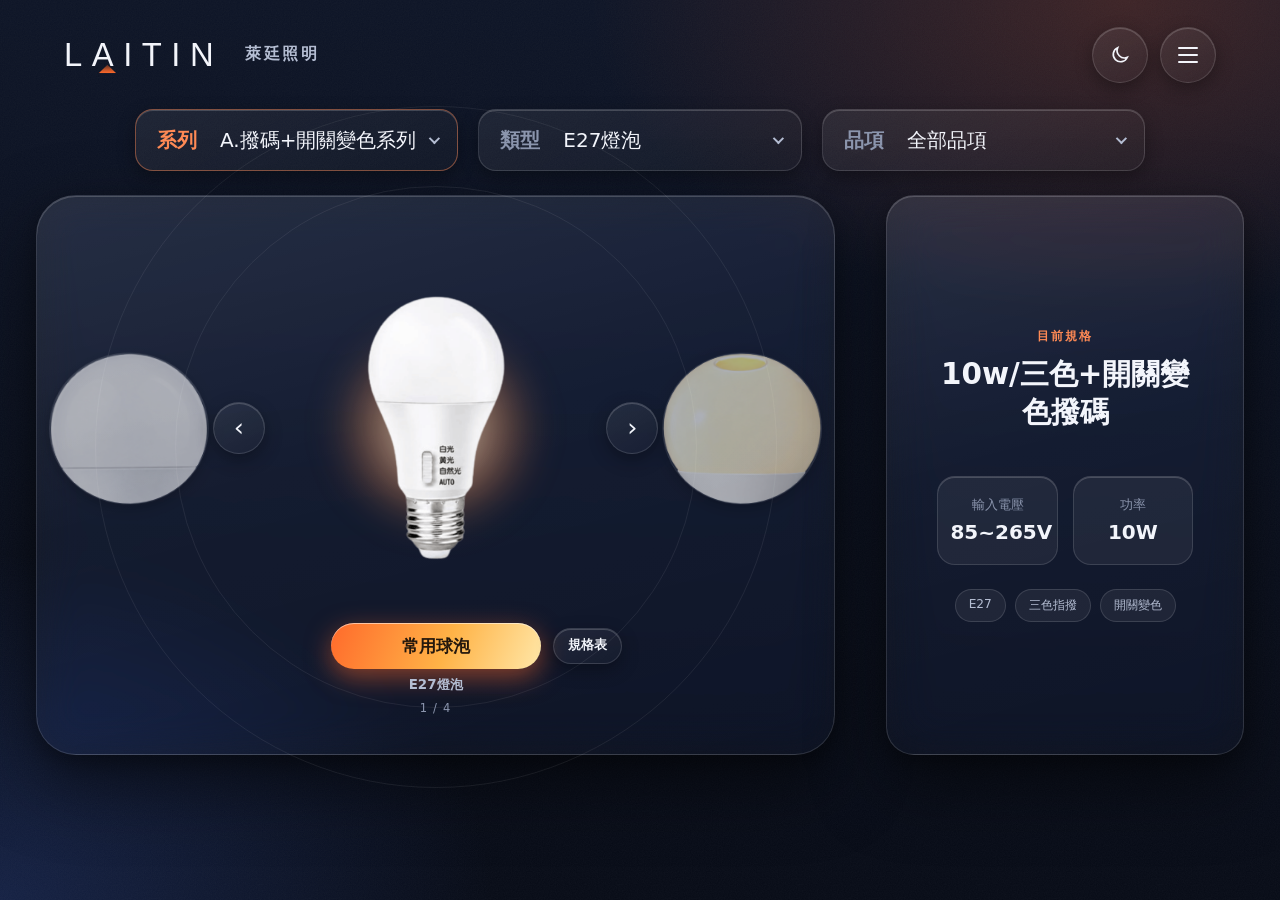
<file: index.html>
<!doctype html>
<html lang="zh-Hant">
  <head>
    <meta charset="utf-8" />
    <meta name="robots" content="noindex" />
    <meta name="viewport" content="width=device-width, initial-scale=1, viewport-fit=cover" />
    <meta name="theme-color" content="#0d1426" />
    <title>LAITIN 萊廷照明｜分頁預覽</title>
    <script>
      try {
        const rootData = document.documentElement.dataset;
        if (localStorage.getItem("laitin-theme") === "light") rootData.theme = "light";
        const paletteDark = localStorage.getItem("laitin-palette-dark");
        const paletteLight = localStorage.getItem("laitin-palette-light");
        if (paletteDark && paletteDark !== "a") rootData.paletteDark = paletteDark;
        if (paletteLight && paletteLight !== "b") rootData.paletteLight = paletteLight;
      } catch (error) {}
    </script>
    <link rel="stylesheet" href="preview.css" />
    <script src="分頁資料/1.可調色燈具系列/0. 分頁資料/product-data.js" defer></script>
    <script src="preview-data.js" defer></script>
    <script src="preview.js" defer></script>
    <script src="background.js" defer></script>
    <script src="palette-lab.js" defer></script>
  </head>
  <body>
    <div class="bg-fx" id="bgFx" aria-hidden="true">
      <div class="bg-aurora"><span></span><span></span><span></span></div>
      <div class="bg-spotlight"></div>
      <canvas class="bg-particles"></canvas>
    </div>
    <div class="app-shell">
      <header class="site-header">
        <a class="brand" href="?page=1" aria-label="LAITIN 萊廷照明，前往可調色燈具系列">
          <span class="brand-latin" aria-hidden="true">L<span class="brand-a">A</span>ITIN</span>
          <span class="brand-zh">萊廷照明</span>
        </a>
        <div class="header-actions">
          <button class="theme-toggle" id="themeToggle" type="button" aria-label="深色模式" aria-pressed="true">
            <svg class="icon-moon" viewBox="0 0 24 24" aria-hidden="true"><path d="M20 14.5A8 8 0 0 1 9.5 4a8 8 0 1 0 10.5 10.5Z" /></svg>
            <svg class="icon-sun" viewBox="0 0 24 24" aria-hidden="true"><circle cx="12" cy="12" r="4" /><path d="M12 2v2M12 20v2M4.9 4.9l1.4 1.4M17.7 17.7l1.4 1.4M2 12h2M20 12h2M4.9 19.1l1.4-1.4M17.7 6.3l1.4-1.4" /></svg>
          </button>
          <button class="menu-button" id="menuButton" type="button" aria-label="開啟綜合選單" aria-haspopup="dialog">
            <span></span><span></span><span></span>
          </button>
        </div>
      </header>
      <main id="previewRoot" tabindex="-1"></main>
    </div>

    <dialog class="site-menu" id="siteMenu" aria-labelledby="siteMenuTitle">
      <div class="menu-panel">
        <header class="dialog-header">
          <div>
            <p>LAITIN</p>
            <h2 id="siteMenuTitle">綜合選單</h2>
          </div>
          <button class="icon-button" data-close="siteMenu" type="button" aria-label="關閉綜合選單">×</button>
        </header>
        <nav class="page-menu" id="pageMenu" aria-label="網站分頁"></nav>
      </div>
    </dialog>

    <dialog class="gallery-dialog" id="galleryDialog" aria-labelledby="galleryTitle">
      <div class="gallery-dialog-card">
        <header class="dialog-header gallery-header">
          <div>
            <p>產品介紹</p>
            <h2 id="galleryTitle">產品介紹</h2>
          </div>
          <button class="icon-button" data-close="galleryDialog" type="button" aria-label="關閉產品介紹">×</button>
        </header>
        <div class="gallery-dialog-body">
          <div class="gallery-copy" id="galleryCopy"></div>
          <div class="gallery-grid" id="galleryGrid"></div>
        </div>
      </div>
    </dialog>

    <dialog class="spec-dialog" id="specDialog" aria-labelledby="specDialogTitle">
      <div class="spec-dialog-card">
        <header class="dialog-header spec-dialog-header">
          <div>
            <p id="specDialogSubtitle">產品品項</p>
            <h2 id="specDialogTitle">規格表</h2>
          </div>
          <button class="icon-button" data-close="specDialog" type="button" aria-label="關閉規格表">×</button>
        </header>
        <div class="spec-list" id="specList"></div>
      </div>
    </dialog>
  </body>
</html>
</file>
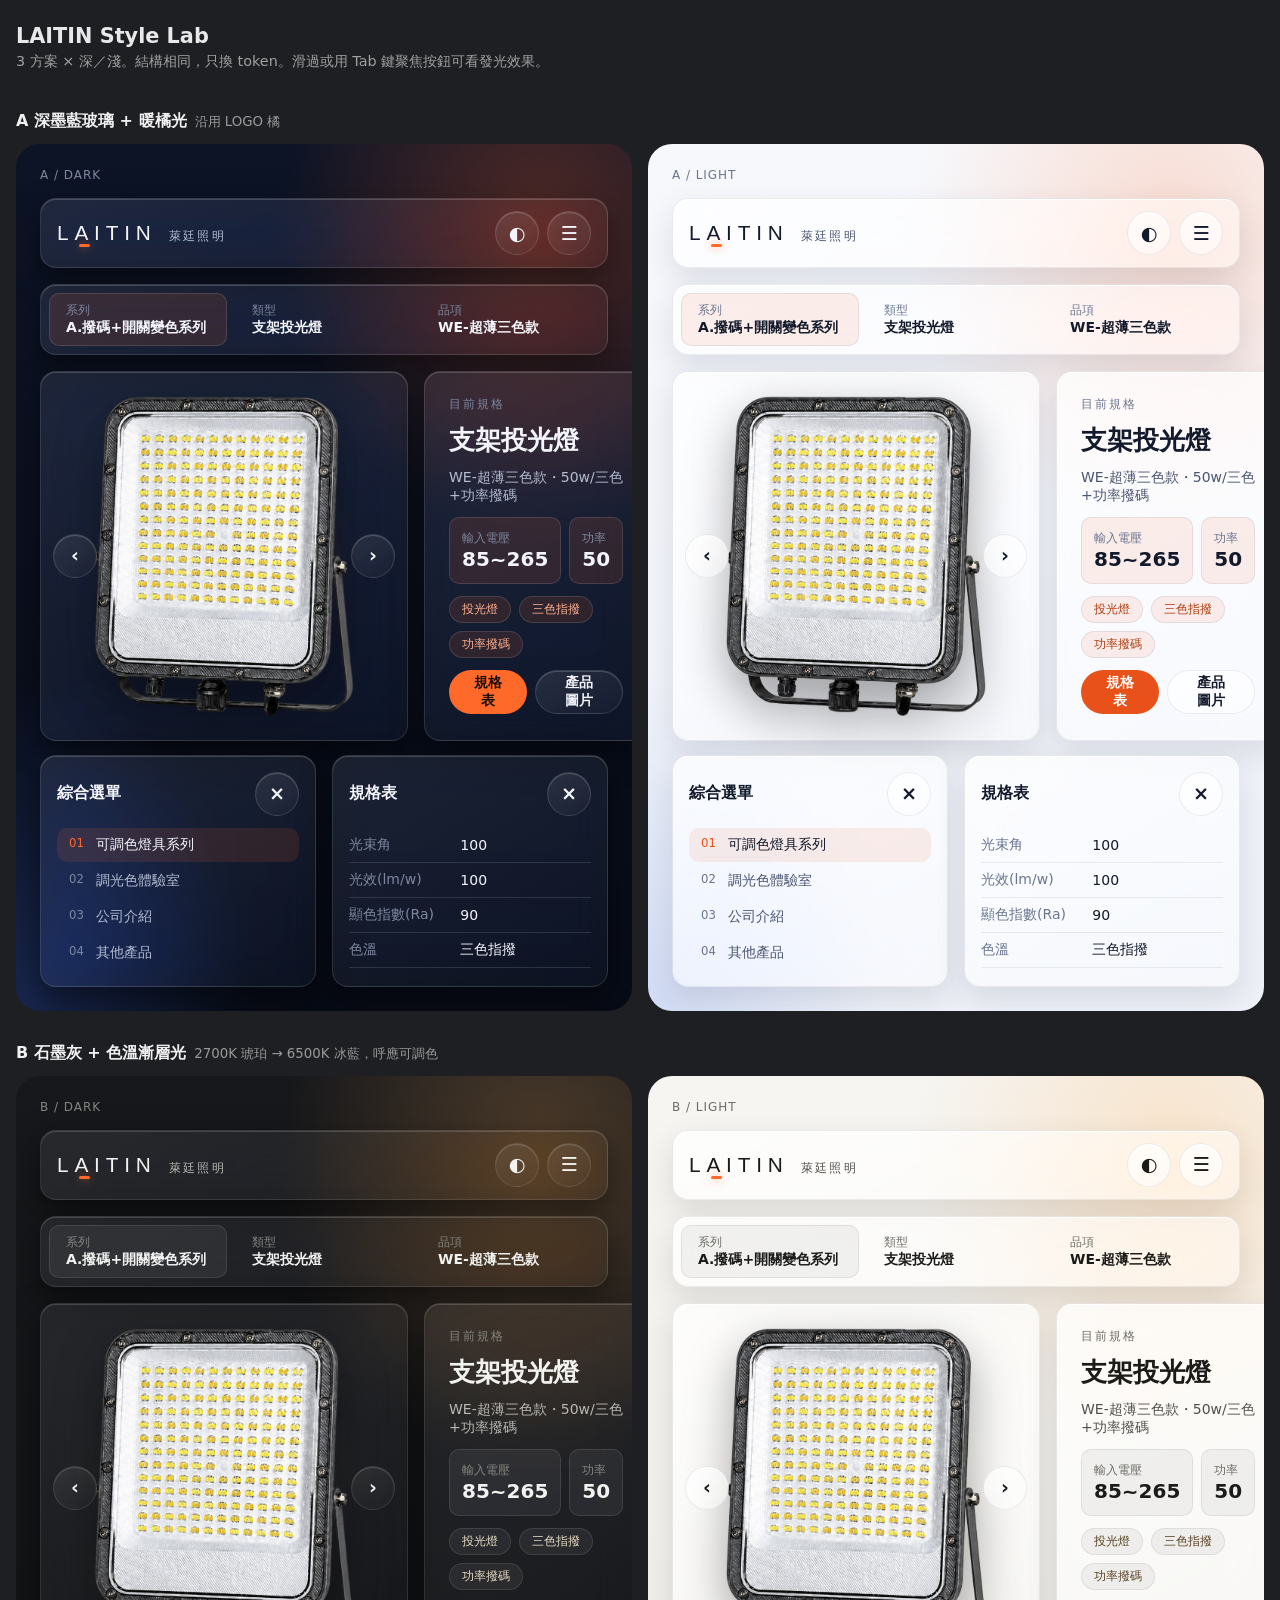
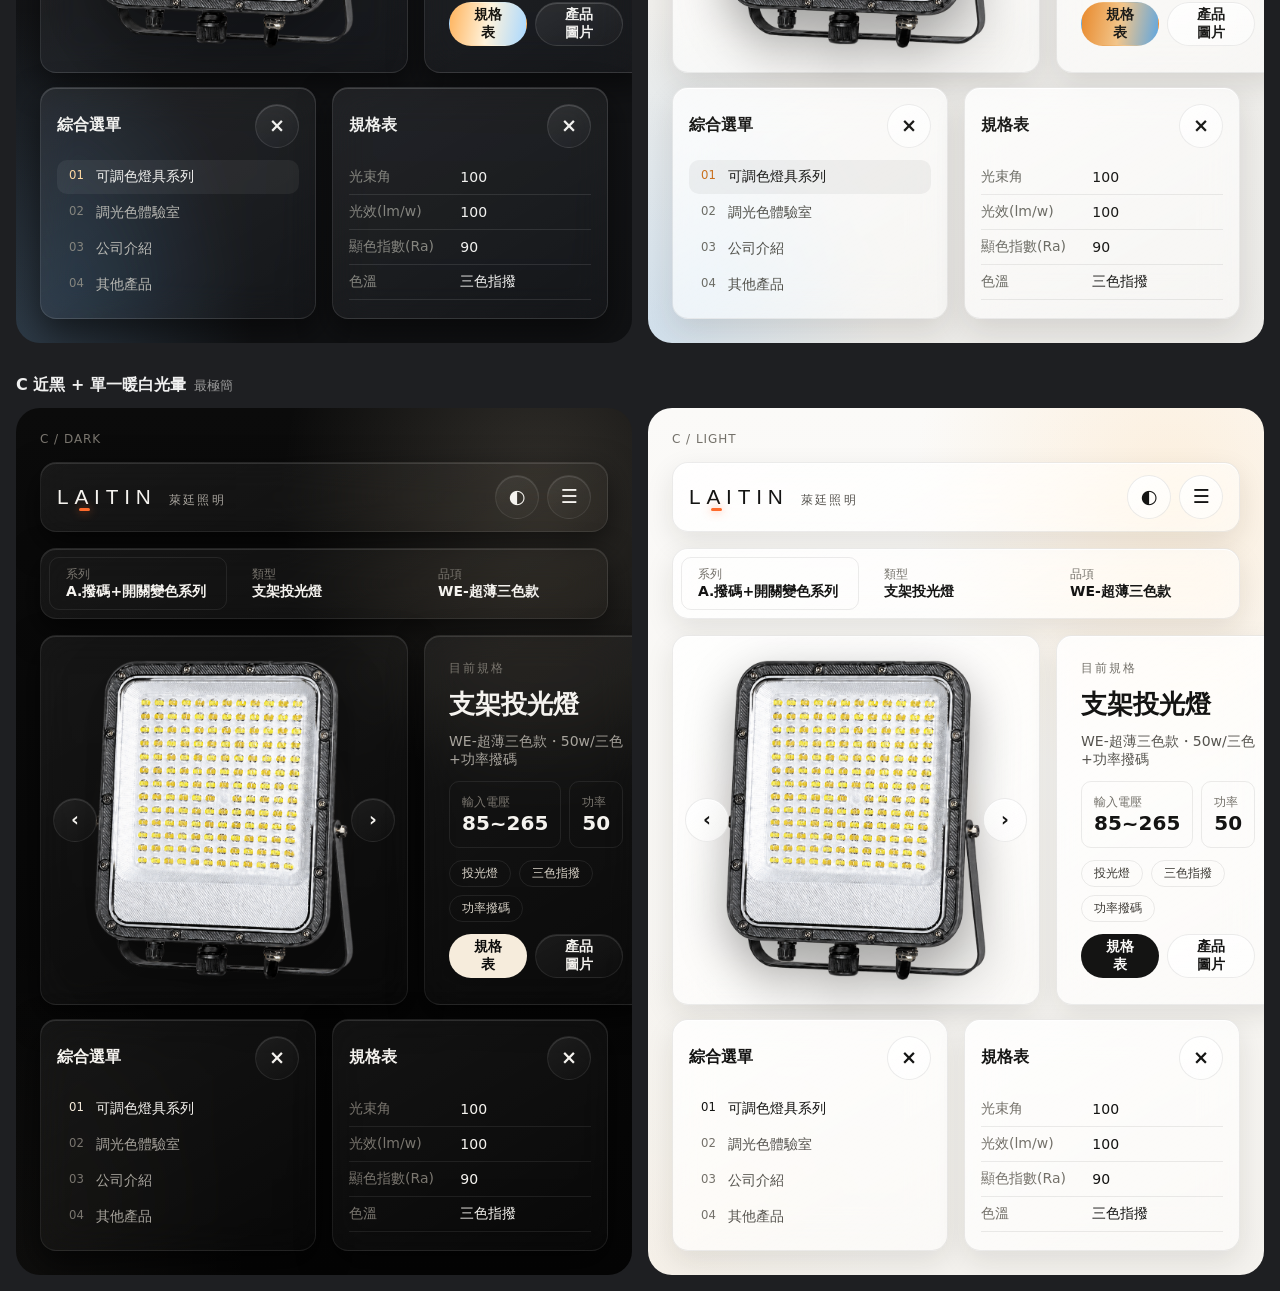
<file: style-lab.html>
<!doctype html>
<html lang="zh-Hant">
  <head>
    <meta charset="utf-8" />
    <meta name="robots" content="noindex" />
    <meta name="viewport" content="width=device-width, initial-scale=1" />
    <title>LAITIN Style Lab</title>
    <style>
      /* ---------- shared tokens (shape / spacing / type / motion) ---------- */
      :root {
        --radius-sm: 10px;
        --radius-md: 16px;
        --radius-lg: 24px;
        --radius-pill: 999px;
        --space-1: 4px;
        --space-2: 8px;
        --space-3: 12px;
        --space-4: 16px;
        --space-5: 24px;
        --space-6: 32px;
        --fs-xs: 0.75rem;
        --fs-sm: 0.875rem;
        --fs-md: 1rem;
        --fs-lg: 1.25rem;
        --fs-xl: 1.6rem;
        --ease-out: cubic-bezier(0.22, 1, 0.36, 1);
        --dur-fast: 160ms;
        --dur-base: 280ms;
        --glass-blur: 18px;
        --glass-saturate: 160%;
        font-family: "Noto Sans TC", "PingFang TC", "Microsoft JhengHei", system-ui, sans-serif;
      }

      /* ---------- scheme × theme color tokens ---------- */
      /* A. 深墨藍玻璃 + 暖橘光（LOGO 色） */
      .lab[data-scheme="a"][data-theme="dark"] {
        --bg-0: #070b16;
        --bg-1: #0d1426;
        --bg-blob-1: rgba(255, 98, 40, 0.28);
        --bg-blob-2: rgba(60, 96, 200, 0.32);
        --text-1: #f3f5fb;
        --text-2: #b4bdd2;
        --text-3: #7d879f;
        --accent: #ff6a2b;
        --accent-ink: #1a0d06;
        --accent-glow: rgba(255, 106, 43, 0.55);
        --glass-fill: linear-gradient(150deg, rgba(255, 255, 255, 0.09), rgba(255, 255, 255, 0.03));
        --glass-border: rgba(255, 255, 255, 0.12);
        --glass-highlight: rgba(255, 255, 255, 0.18);
        --chip-fill: rgba(255, 106, 43, 0.12);
        --chip-ink: #ffb08c;
        --shadow-1: 0 12px 32px rgba(0, 0, 0, 0.45);
      }
      .lab[data-scheme="a"][data-theme="light"] {
        --bg-0: #eef1f7;
        --bg-1: #f7f8fc;
        --bg-blob-1: rgba(255, 120, 60, 0.22);
        --bg-blob-2: rgba(90, 130, 230, 0.2);
        --text-1: #131a2b;
        --text-2: #4a5570;
        --text-3: #6b7590;
        --accent: #e8521a;
        --accent-ink: #ffffff;
        --accent-glow: rgba(232, 82, 26, 0.35);
        --glass-fill: linear-gradient(150deg, rgba(255, 255, 255, 0.78), rgba(255, 255, 255, 0.48));
        --glass-border: rgba(19, 26, 43, 0.08);
        --glass-highlight: rgba(255, 255, 255, 0.95);
        --chip-fill: rgba(232, 82, 26, 0.09);
        --chip-ink: #b13d0f;
        --shadow-1: 0 12px 30px rgba(30, 40, 70, 0.12);
      }

      /* B. 石墨灰 + 色溫漸層光（2700K 琥珀 → 6500K 冰藍） */
      .lab[data-scheme="b"][data-theme="dark"] {
        --bg-0: #101113;
        --bg-1: #17181b;
        --bg-blob-1: rgba(255, 176, 92, 0.24);
        --bg-blob-2: rgba(150, 205, 255, 0.22);
        --text-1: #f2f2f0;
        --text-2: #b9b9b4;
        --text-3: #85857f;
        --accent: linear-gradient(100deg, #ffb35c, #fff3dc 50%, #a9d8ff);
        --accent-solid: #ffd9a3;
        --accent-ink: #15130f;
        --accent-glow: rgba(255, 214, 160, 0.45);
        --glass-fill: linear-gradient(150deg, rgba(255, 255, 255, 0.08), rgba(255, 255, 255, 0.025));
        --glass-border: rgba(255, 255, 255, 0.1);
        --glass-highlight: rgba(255, 255, 255, 0.16);
        --chip-fill: rgba(255, 255, 255, 0.06);
        --chip-ink: #e9dcc6;
        --shadow-1: 0 12px 32px rgba(0, 0, 0, 0.5);
      }
      .lab[data-scheme="b"][data-theme="light"] {
        --bg-0: #ecebe8;
        --bg-1: #f6f5f2;
        --bg-blob-1: rgba(255, 170, 80, 0.24);
        --bg-blob-2: rgba(120, 185, 245, 0.24);
        --text-1: #1b1b19;
        --text-2: #50504a;
        --text-3: #6d6d66;
        --accent: linear-gradient(100deg, #e8892c, #f2c58a 50%, #5fa6e0);
        --accent-solid: #c9711f;
        --accent-ink: #1b1b19;
        --accent-glow: rgba(232, 137, 44, 0.32);
        --glass-fill: linear-gradient(150deg, rgba(255, 255, 255, 0.8), rgba(255, 255, 255, 0.5));
        --glass-border: rgba(27, 27, 25, 0.08);
        --glass-highlight: rgba(255, 255, 255, 0.95);
        --chip-fill: rgba(27, 27, 25, 0.05);
        --chip-ink: #5a4325;
        --shadow-1: 0 12px 30px rgba(40, 35, 25, 0.12);
      }

      /* C. 近黑 + 單一暖白光暈（最極簡） */
      .lab[data-scheme="c"][data-theme="dark"] {
        --bg-0: #050505;
        --bg-1: #0b0b0b;
        --bg-blob-1: rgba(255, 238, 210, 0.16);
        --bg-blob-2: rgba(255, 238, 210, 0.04);
        --text-1: #f5f3ef;
        --text-2: #a8a49d;
        --text-3: #7a766f;
        --accent: #f6ecdc;
        --accent-ink: #0b0b0b;
        --accent-glow: rgba(255, 240, 215, 0.4);
        --glass-fill: linear-gradient(150deg, rgba(255, 255, 255, 0.06), rgba(255, 255, 255, 0.015));
        --glass-border: rgba(255, 255, 255, 0.08);
        --glass-highlight: rgba(255, 255, 255, 0.12);
        --chip-fill: transparent;
        --chip-ink: #d9d3c8;
        --shadow-1: 0 12px 32px rgba(0, 0, 0, 0.6);
      }
      .lab[data-scheme="c"][data-theme="light"] {
        --bg-0: #f4f2ee;
        --bg-1: #fbfaf8;
        --bg-blob-1: rgba(255, 214, 160, 0.3);
        --bg-blob-2: rgba(255, 214, 160, 0.08);
        --text-1: #141413;
        --text-2: #55534e;
        --text-3: #74716a;
        --accent: #141413;
        --accent-ink: #fbfaf8;
        --accent-glow: rgba(255, 190, 110, 0.45);
        --glass-fill: linear-gradient(150deg, rgba(255, 255, 255, 0.85), rgba(255, 255, 255, 0.55));
        --glass-border: rgba(20, 20, 19, 0.08);
        --glass-highlight: rgba(255, 255, 255, 1);
        --chip-fill: transparent;
        --chip-ink: #3d3a35;
        --shadow-1: 0 10px 28px rgba(30, 25, 15, 0.1);
      }

      /* ---------- page chrome ---------- */
      * { box-sizing: border-box; }
      body { margin: 0; background: #1e1f22; color: #e8e8e8; }
      .lab-head { padding: 24px 16px 8px; max-width: 1440px; margin: 0 auto; }
      .lab-head h1 { margin: 0 0 4px; font-size: 1.3rem; }
      .lab-head p { margin: 0; color: #a0a0a0; font-size: 0.9rem; }
      .lab-grid { display: grid; grid-template-columns: repeat(2, minmax(0, 1fr)); gap: 16px; padding: 16px; max-width: 1440px; margin: 0 auto; }
      .row-label { grid-column: 1 / -1; margin: 16px 0 -4px; font-size: 1rem; font-weight: 600; color: #f0f0f0; }
      .row-label small { color: #9a9a9a; font-weight: 400; margin-left: 8px; }
      @media (max-width: 900px) { .lab-grid { grid-template-columns: minmax(0, 1fr); } .lab { padding: var(--space-3); } }

      /* ---------- lab panel (simulates page background) ---------- */
      .lab {
        position: relative;
        overflow: hidden;
        border-radius: var(--radius-lg);
        padding: var(--space-5);
        color: var(--text-1);
        background:
          radial-gradient(60% 50% at 85% 10%, var(--bg-blob-1), transparent 70%),
          radial-gradient(55% 55% at 0% 100%, var(--bg-blob-2), transparent 70%),
          linear-gradient(180deg, var(--bg-1), var(--bg-0));
        display: grid;
        grid-template-columns: minmax(0, 1fr);
        gap: var(--space-4);
      }
      .lab-tag { font-size: var(--fs-xs); color: var(--text-3); letter-spacing: 0.08em; }

      /* glass surface */
      .glass {
        background: var(--glass-fill);
        border: 1px solid var(--glass-border);
        border-radius: var(--radius-md);
        box-shadow: inset 0 1px 0 var(--glass-highlight), var(--shadow-1);
        backdrop-filter: blur(var(--glass-blur)) saturate(var(--glass-saturate));
        -webkit-backdrop-filter: blur(var(--glass-blur)) saturate(var(--glass-saturate));
      }
      @supports not ((backdrop-filter: blur(1px)) or (-webkit-backdrop-filter: blur(1px))) {
        .glass { background: var(--bg-1); }
      }

      /* header */
      .site-header { display: flex; align-items: center; justify-content: space-between; padding: var(--space-3) var(--space-4); }
      .brand { display: flex; align-items: baseline; gap: var(--space-3); color: var(--text-1); text-decoration: none; }
      .brand-latin { font-family: Arial, Helvetica, sans-serif; font-size: 1.3rem; letter-spacing: 0.28em; }
      .brand-a { position: relative; }
      .brand-a::after { content: ""; position: absolute; left: 22%; right: 22%; bottom: -3px; height: 3px; border-radius: 2px; background: #ff6a2b; box-shadow: 0 0 10px rgba(255, 106, 43, 0.7); }
      .brand-zh { font-size: var(--fs-xs); color: var(--text-2); letter-spacing: 0.2em; }
      .header-actions { display: flex; gap: var(--space-2); }

      /* buttons */
      .btn {
        position: relative;
        isolation: isolate;
        display: inline-flex;
        align-items: center;
        justify-content: center;
        gap: var(--space-2);
        min-height: 44px;
        padding: 0 var(--space-5);
        border-radius: var(--radius-pill);
        border: 1px solid var(--glass-border);
        font: inherit;
        font-size: var(--fs-sm);
        font-weight: 600;
        cursor: pointer;
        transition: transform var(--dur-fast) var(--ease-out), box-shadow var(--dur-base) var(--ease-out);
      }
      .btn::after {
        content: "";
        position: absolute;
        inset: -1px;
        z-index: -1;
        border-radius: inherit;
        background: radial-gradient(120% 140% at var(--mx, 50%) var(--my, 0%), var(--accent-glow), transparent 60%);
        opacity: 0;
        transition: opacity var(--dur-base) var(--ease-out);
      }
      .btn:hover::after, .btn:focus-visible::after, .btn:active::after { opacity: 1; }
      .btn:hover, .btn:focus-visible { box-shadow: 0 0 0 1px var(--glass-border), 0 0 24px var(--accent-glow); }
      .btn:active { transform: scale(0.97); }
      .btn:focus-visible { outline: 2px solid var(--accent-solid, var(--accent)); outline-offset: 2px; }
      .btn-primary { background: var(--accent); color: var(--accent-ink); border-color: transparent; }
      .btn-ghost { background: var(--glass-fill); color: var(--text-1); box-shadow: inset 0 1px 0 var(--glass-highlight); }
      .icon-btn { width: 44px; padding: 0; font-size: 1.2rem; }

      /* filter */
      .filter-bar { display: flex; flex-wrap: wrap; gap: var(--space-2); padding: var(--space-2); }
      .filter-trigger {
        display: flex; flex-direction: column; align-items: flex-start;
        min-width: 0; flex: 1 1 140px; padding: var(--space-2) var(--space-4);
        border: 1px solid transparent; border-radius: var(--radius-sm);
        background: transparent; color: var(--text-1); font: inherit; cursor: pointer; text-align: left;
        transition: background var(--dur-fast), border-color var(--dur-fast);
      }
      .filter-trigger span { font-size: var(--fs-xs); color: var(--text-3); }
      .filter-trigger strong { font-size: var(--fs-sm); font-weight: 600; }
      .filter-trigger:hover, .filter-trigger[aria-expanded="true"] { background: var(--chip-fill); border-color: var(--glass-border); }

      /* product */
      .product-row { display: grid; grid-template-columns: 1.1fr 1fr; gap: var(--space-4); }
      @media (max-width: 560px) { .product-row { grid-template-columns: 1fr; } }
      .product-card { position: relative; display: grid; place-items: center; padding: var(--space-5); aspect-ratio: 1; }
      .product-card::before { content: ""; position: absolute; inset: 18%; border-radius: 50%; background: radial-gradient(circle, var(--accent-glow), transparent 70%); filter: blur(20px); opacity: 0.7; }
      .product-card img { position: relative; width: 82%; height: auto; object-fit: contain; filter: drop-shadow(0 18px 24px rgba(0, 0, 0, 0.35)); }
      .product-card .round { position: absolute; top: 50%; translate: 0 -50%; }
      .product-card .round.prev { left: var(--space-3); }
      .product-card .round.next { right: var(--space-3); }
      .spec { padding: var(--space-5); display: grid; gap: var(--space-3); align-content: start; }
      .eyebrow { margin: 0; font-size: var(--fs-xs); letter-spacing: 0.18em; color: var(--text-3); }
      .spec h2 { margin: 0; font-size: var(--fs-xl); line-height: 1.25; }
      .spec .sub { margin: 0; color: var(--text-2); font-size: var(--fs-sm); }
      .metrics { display: grid; grid-template-columns: 1fr 1fr; gap: var(--space-2); }
      .metric { padding: var(--space-3); border-radius: var(--radius-sm); background: var(--chip-fill); border: 1px solid var(--glass-border); }
      .metric span { display: block; font-size: var(--fs-xs); color: var(--text-3); }
      .metric strong { font-size: var(--fs-lg); }
      .tags { display: flex; flex-wrap: wrap; gap: var(--space-2); }
      .chip { padding: 4px 12px; border-radius: var(--radius-pill); font-size: var(--fs-xs); background: var(--chip-fill); color: var(--chip-ink); border: 1px solid var(--glass-border); }

      /* dialog / menu sample (static) */
      .bottom-row { display: grid; grid-template-columns: 1fr 1fr; gap: var(--space-4); }
      @media (max-width: 560px) { .bottom-row { grid-template-columns: 1fr; } }
      .panel { padding: var(--space-4); }
      .panel header { display: flex; justify-content: space-between; align-items: center; margin-bottom: var(--space-3); }
      .panel h3 { margin: 0; font-size: var(--fs-md); }
      .menu-list { display: grid; gap: 2px; margin: 0; padding: 0; list-style: none; }
      .menu-list a { display: flex; gap: var(--space-3); padding: var(--space-2) var(--space-3); border-radius: var(--radius-sm); color: var(--text-2); text-decoration: none; font-size: var(--fs-sm); }
      .menu-list a small { color: var(--text-3); font-variant-numeric: tabular-nums; }
      .menu-list a:hover, .menu-list a[aria-current] { background: var(--chip-fill); color: var(--text-1); }
      .menu-list a[aria-current] small { color: var(--accent-solid, var(--accent)); }
      .spec-table { width: 100%; border-collapse: collapse; font-size: var(--fs-sm); }
      .spec-table th, .spec-table td { padding: var(--space-2) 0; text-align: left; border-bottom: 1px solid var(--glass-border); }
      .spec-table th { color: var(--text-3); font-weight: 400; width: 46%; }

      @media (prefers-reduced-motion: reduce) {
        .btn, .btn::after, .filter-trigger { transition: none; }
      }
    </style>
  </head>
  <body>
    <header class="lab-head">
      <h1>LAITIN Style Lab</h1>
      <p>3 方案 × 深／淺。結構相同，只換 token。滑過或用 Tab 鍵聚焦按鈕可看發光效果。</p>
    </header>
    <main class="lab-grid" id="labGrid"></main>

    <template id="panelTpl">
      <section class="lab">
        <div class="lab-tag"></div>
        <header class="site-header glass">
          <a class="brand" href="#" aria-label="LAITIN 萊廷照明">
            <span class="brand-latin" aria-hidden="true">L<span class="brand-a">A</span>ITIN</span>
            <span class="brand-zh">萊廷照明</span>
          </a>
          <div class="header-actions">
            <button class="btn btn-ghost icon-btn" type="button" aria-label="切換深淺色">◐</button>
            <button class="btn btn-ghost icon-btn" type="button" aria-label="開啟綜合選單">☰</button>
          </div>
        </header>
        <div class="filter-bar glass" role="group" aria-label="產品篩選">
          <button class="filter-trigger" type="button" aria-expanded="true"><span>系列</span><strong>A.撥碼+開關變色系列</strong></button>
          <button class="filter-trigger" type="button" aria-expanded="false"><span>類型</span><strong>支架投光燈</strong></button>
          <button class="filter-trigger" type="button" aria-expanded="false"><span>品項</span><strong>WE-超薄三色款</strong></button>
        </div>
        <div class="product-row">
          <div class="product-card glass">
            <img src="分頁資料/1.可調色燈具系列/圖片資料/N1-002-005/900.png" alt="支架投光燈 WE-超薄三色款" />
            <button class="btn btn-ghost icon-btn round prev" type="button" aria-label="上一個品項">‹</button>
            <button class="btn btn-ghost icon-btn round next" type="button" aria-label="下一個品項">›</button>
          </div>
          <div class="spec glass">
            <p class="eyebrow">目前規格</p>
            <h2>支架投光燈</h2>
            <p class="sub">WE-超薄三色款・50w/三色+功率撥碼</p>
            <div class="metrics">
              <div class="metric"><span>輸入電壓</span><strong>85~265</strong></div>
              <div class="metric"><span>功率</span><strong>50</strong></div>
            </div>
            <div class="tags"><span class="chip">投光燈</span><span class="chip">三色指撥</span><span class="chip">功率撥碼</span></div>
            <div class="header-actions">
              <button class="btn btn-primary" type="button">規格表</button>
              <button class="btn btn-ghost" type="button">產品圖片</button>
            </div>
          </div>
        </div>
        <div class="bottom-row">
          <div class="panel glass">
            <header><h3>綜合選單</h3><button class="btn btn-ghost icon-btn" type="button" aria-label="關閉">×</button></header>
            <ul class="menu-list">
              <li><a href="#" aria-current="page"><small>01</small>可調色燈具系列</a></li>
              <li><a href="#"><small>02</small>調光色體驗室</a></li>
              <li><a href="#"><small>03</small>公司介紹</a></li>
              <li><a href="#"><small>04</small>其他產品</a></li>
            </ul>
          </div>
          <div class="panel glass">
            <header><h3>規格表</h3><button class="btn btn-ghost icon-btn" type="button" aria-label="關閉">×</button></header>
            <table class="spec-table">
              <tr><th>光束角</th><td>100</td></tr>
              <tr><th>光效(lm/w)</th><td>100</td></tr>
              <tr><th>顯色指數(Ra)</th><td>90</td></tr>
              <tr><th>色溫</th><td>三色指撥</td></tr>
            </table>
          </div>
        </div>
      </section>
    </template>

    <script>
      const schemes = [
        { id: "a", name: "A 深墨藍玻璃 + 暖橘光", note: "沿用 LOGO 橘" },
        { id: "b", name: "B 石墨灰 + 色溫漸層光", note: "2700K 琥珀 → 6500K 冰藍，呼應可調色" },
        { id: "c", name: "C 近黑 + 單一暖白光暈", note: "最極簡" },
      ];
      const grid = document.querySelector("#labGrid");
      const tpl = document.querySelector("#panelTpl");
      for (const s of schemes) {
        const label = document.createElement("h2");
        label.className = "row-label";
        label.innerHTML = `${s.name}<small>${s.note}</small>`;
        grid.append(label);
        for (const theme of ["dark", "light"]) {
          const node = tpl.content.firstElementChild.cloneNode(true);
          node.dataset.scheme = s.id;
          node.dataset.theme = theme;
          node.setAttribute("aria-label", `${s.name}・${theme === "dark" ? "深色" : "淺色"}`);
          node.querySelector(".lab-tag").textContent = `${s.id.toUpperCase()} / ${theme === "dark" ? "DARK" : "LIGHT"}`;
          grid.append(node);
        }
      }
      // glow follows pointer
      grid.addEventListener("pointermove", (e) => {
        const btn = e.target.closest(".btn");
        if (!btn) return;
        const r = btn.getBoundingClientRect();
        btn.style.setProperty("--mx", `${((e.clientX - r.left) / r.width) * 100}%`);
        btn.style.setProperty("--my", `${((e.clientY - r.top) / r.height) * 100}%`);
      });
    </script>
  </body>
</html>
</file>
<file: preview.css>
/* LAITIN preview — single-source stylesheet.
   Rule: component CSS reads tokens only; change look by editing tokens.
   Dark = style-lab scheme A (deep navy glass + warm orange).
   Light = style-lab scheme B (graphite/warm paper + CCT gradient). */

/* ========== 1. Tokens ========== */
:root,
.swatch[data-swatch="dark-a"] {
  color-scheme: dark;

  /* color: dark (default) */
  --bg-0: #070b16;
  --bg-1: #0d1426;
  --bg-blob-1: rgba(255, 98, 40, 0.2);
  --bg-blob-2: rgba(60, 96, 200, 0.26);
  --text-1: #f3f5fb;
  --text-2: #b4bdd2;
  --text-3: #8b95ad;
  --accent: #ff8a55;
  --accent-fill: linear-gradient(112deg, #ff6a2b 0%, #ffb347 55%, #ffe7a8 100%);
  --accent-ink: #25180d;
  --accent-glow: rgba(255, 106, 43, 0.5);
  --line: rgba(255, 255, 255, 0.1);
  --glass-fill: linear-gradient(150deg, rgba(255, 255, 255, 0.07), rgba(255, 255, 255, 0.025));
  --glass-fill-2: linear-gradient(165deg, rgba(255, 255, 255, 0.11), rgba(255, 255, 255, 0.04) 45%, rgba(255, 255, 255, 0.02));
  --glass-fill-hover: linear-gradient(150deg, rgba(255, 255, 255, 0.13), rgba(255, 255, 255, 0.05));
  --glass-border: rgba(255, 255, 255, 0.13);
  --glass-highlight: rgba(255, 255, 255, 0.18);
  --surface-solid: #111a30;
  --surface-dialog: rgba(12, 18, 34, 0.9);
  --chip-fill: rgba(255, 255, 255, 0.06);
  --selected-fill: rgba(255, 106, 43, 0.14);
  --img-plate: rgba(255, 255, 255, 0.04);
  /* elevation: 1 controls · 2 panels · 3 dialogs/dropdowns */
  --shadow-1: 0 6px 18px rgba(0, 0, 0, 0.32);
  --shadow-2: 0 28px 70px rgba(0, 0, 0, 0.5), 0 8px 20px rgba(0, 0, 0, 0.25);
  --shadow-3: 0 40px 110px rgba(0, 0, 0, 0.62);
  --backdrop: rgba(3, 6, 14, 0.62);
  --halo: radial-gradient(circle, rgba(255, 238, 210, 0.85), rgba(255, 140, 70, 0.32) 50%, transparent 72%);
  --ring: rgba(255, 255, 255, 0.07);

  /* background fx */
  --cct-warm: rgba(255, 150, 60, 0.42);
  --cct-cool: rgba(110, 170, 255, 0.36);
  --cct-neutral: rgba(255, 235, 205, 0.16);
  --aurora-blend: screen;
  --grid-line: rgba(255, 255, 255, 0.05);
  --grid-line-hot: rgba(255, 170, 110, 0.38);
  --spot-glow: rgba(255, 140, 70, 0.16);
  --grain-opacity: 0.08;

  /* brand (fixed across themes) */
  --brand-orange: #ff6a2b;

  /* glass */
  --glass-blur: 22px;
  --glass-saturate: 150%;

  /* shape */
  --radius-sm: 12px;
  --radius-md: 18px;
  --radius-lg: 28px;
  --radius-xl: 40px;
  --radius-pill: 999px;

  /* space */
  --space-1: 4px;
  --space-2: 8px;
  --space-3: 12px;
  --space-4: 16px;
  --space-5: 24px;
  --space-6: 32px;
  --space-7: 48px;
  --space-8: 64px;

  /* type */
  --font-sans: "Noto Sans TC", "PingFang TC", "Microsoft JhengHei", system-ui, sans-serif;
  --font-latin: Arial, Helvetica, sans-serif;
  --fs-xs: 0.75rem;
  --fs-sm: 0.875rem;
  --fs-md: 1rem;
  --fs-lg: 1.25rem;
  --fs-xl: clamp(1.5rem, 2.3vw, 2.2rem);
  --fs-2xl: clamp(2.1rem, 4vw, 4rem);
  --lh-tight: 1.2;
  --lh-body: 1.85;

  /* motion */
  --ease-out: cubic-bezier(0.22, 1, 0.36, 1);
  --dur-fast: 160ms;
  --dur-base: 260ms;

  --content: 1320px;
}

:root[data-theme="light"],
.swatch[data-swatch="light-b"] {
  color-scheme: light;
  --bg-0: #e9e8e4;
  --bg-1: #f6f5f2;
  --bg-blob-1: rgba(255, 170, 80, 0.22);
  --bg-blob-2: rgba(120, 185, 245, 0.22);
  --text-1: #1b1b19;
  --text-2: #4f4f49;
  --text-3: #6a6a63;
  --accent: #a4560f;
  --accent-fill: linear-gradient(100deg, #f0a052 0%, #f7d9ae 50%, #a9d3f5 100%);
  --accent-ink: #1b1b19;
  --accent-glow: rgba(232, 137, 44, 0.34);
  --line: rgba(27, 27, 25, 0.1);
  --glass-fill: linear-gradient(150deg, rgba(255, 255, 255, 0.82), rgba(255, 255, 255, 0.52));
  --glass-fill-2: linear-gradient(165deg, rgba(255, 255, 255, 0.9), rgba(255, 255, 255, 0.6));
  --glass-fill-hover: linear-gradient(150deg, rgba(255, 255, 255, 0.95), rgba(255, 255, 255, 0.7));
  --glass-border: rgba(27, 27, 25, 0.09);
  --glass-highlight: rgba(255, 255, 255, 0.95);
  --surface-solid: #fbfaf8;
  --surface-dialog: rgba(250, 249, 246, 0.94);
  --chip-fill: rgba(27, 27, 25, 0.045);
  --selected-fill: rgba(232, 137, 44, 0.13);
  --img-plate: rgba(255, 255, 255, 0.6);
  --shadow-1: 0 4px 14px rgba(40, 35, 25, 0.08);
  --shadow-2: 0 24px 60px rgba(40, 35, 25, 0.14), 0 4px 12px rgba(40, 35, 25, 0.06);
  --shadow-3: 0 34px 90px rgba(40, 35, 25, 0.26);
  --backdrop: rgba(30, 28, 24, 0.36);
  --halo: radial-gradient(circle, rgba(255, 250, 238, 1), rgba(255, 190, 120, 0.4) 50%, transparent 72%);
  --ring: rgba(27, 27, 25, 0.07);
  --cct-warm: rgba(255, 170, 90, 0.4);
  --cct-cool: rgba(120, 185, 245, 0.36);
  --cct-neutral: rgba(255, 255, 255, 0.55);
  --aurora-blend: normal;
  --grid-line: rgba(27, 27, 25, 0.05);
  --grid-line-hot: rgba(190, 110, 40, 0.35);
  --spot-glow: rgba(255, 180, 100, 0.22);
  --grain-opacity: 0.05;
}

/* ---------- 1b. Palette presets ----------
   Dark default = A, light default = B (blocks above).
   Each preset overrides color tokens only; .swatch[data-swatch] reuses
   the same block so the picker card is a live miniature of the palette. */
:root:not([data-theme="light"])[data-palette-dark="b"],
.swatch[data-swatch="dark-b"] {
  --bg-0: #0f1012;
  --bg-1: #17181b;
  --bg-blob-1: rgba(255, 176, 92, 0.18);
  --bg-blob-2: rgba(150, 205, 255, 0.16);
  --text-1: #f2f2f0;
  --text-2: #b9b9b4;
  --text-3: #8f8f88;
  --accent: #ffc987;
  --accent-fill: linear-gradient(100deg, #ffb35c 0%, #fff3dc 50%, #a9d8ff 100%);
  --accent-ink: #15130f;
  --accent-glow: rgba(255, 214, 160, 0.4);
  --selected-fill: rgba(255, 214, 160, 0.12);
  --surface-solid: #1a1b1e;
  --surface-dialog: rgba(22, 23, 26, 0.92);
  --cct-warm: rgba(255, 170, 80, 0.36);
  --cct-cool: rgba(150, 205, 255, 0.32);
  --grid-line-hot: rgba(255, 214, 160, 0.32);
  --spot-glow: rgba(255, 214, 160, 0.14);
}

:root:not([data-theme="light"])[data-palette-dark="c"],
.swatch[data-swatch="dark-c"] {
  --bg-0: #050505;
  --bg-1: #0c0c0c;
  --bg-blob-1: rgba(255, 238, 210, 0.1);
  --bg-blob-2: rgba(255, 238, 210, 0.04);
  --text-1: #f5f3ef;
  --text-2: #aaa69f;
  --text-3: #85817a;
  --accent: #f3e3c8;
  --accent-fill: linear-gradient(112deg, #fff7ea 0%, #f1dcb8 100%);
  --accent-ink: #0b0b0b;
  --accent-glow: rgba(255, 240, 215, 0.32);
  --selected-fill: rgba(255, 240, 215, 0.08);
  --surface-solid: #111111;
  --surface-dialog: rgba(14, 14, 14, 0.92);
  --cct-warm: rgba(255, 220, 170, 0.22);
  --cct-cool: rgba(255, 240, 220, 0.1);
  --grid-line-hot: rgba(255, 240, 215, 0.3);
  --spot-glow: rgba(255, 240, 215, 0.12);
}

:root:not([data-theme="light"])[data-palette-dark="d"],
.swatch[data-swatch="dark-d"] {
  --bg-0: #06110e;
  --bg-1: #0c1c17;
  --bg-blob-1: rgba(214, 180, 110, 0.2);
  --bg-blob-2: rgba(40, 140, 110, 0.24);
  --text-1: #eef4f1;
  --text-2: #adc0b8;
  --text-3: #84988f;
  --accent: #e2c48a;
  --accent-fill: linear-gradient(112deg, #c9a45c 0%, #f3dfae 60%, #fff4d6 100%);
  --accent-ink: #1a1408;
  --accent-glow: rgba(226, 196, 138, 0.42);
  --selected-fill: rgba(226, 196, 138, 0.13);
  --surface-solid: #0f201a;
  --surface-dialog: rgba(10, 26, 21, 0.92);
  --cct-warm: rgba(230, 190, 110, 0.32);
  --cct-cool: rgba(60, 170, 140, 0.3);
  --grid-line-hot: rgba(226, 196, 138, 0.34);
  --spot-glow: rgba(226, 196, 138, 0.14);
}

:root:not([data-theme="light"])[data-palette-dark="e"],
.swatch[data-swatch="dark-e"] {
  --bg-0: #0b0816;
  --bg-1: #151027;
  --bg-blob-1: rgba(255, 140, 150, 0.2);
  --bg-blob-2: rgba(120, 90, 230, 0.28);
  --text-1: #f5f2fb;
  --text-2: #bdb4d4;
  --text-3: #938aab;
  --accent: #f7a99a;
  --accent-fill: linear-gradient(112deg, #e8857a 0%, #f7c4a6 55%, #ffe7d6 100%);
  --accent-ink: #24120e;
  --accent-glow: rgba(240, 140, 130, 0.45);
  --selected-fill: rgba(240, 140, 130, 0.14);
  --surface-solid: #17112a;
  --surface-dialog: rgba(20, 15, 36, 0.92);
  --cct-warm: rgba(255, 150, 140, 0.32);
  --cct-cool: rgba(140, 110, 255, 0.32);
  --grid-line-hot: rgba(247, 169, 154, 0.34);
  --spot-glow: rgba(247, 169, 154, 0.14);
}

:root[data-theme="light"][data-palette-light="a"],
.swatch[data-swatch="light-a"] {
  --bg-0: #e8ecf4;
  --bg-1: #f7f8fc;
  --bg-blob-1: rgba(255, 120, 60, 0.18);
  --bg-blob-2: rgba(90, 130, 230, 0.18);
  --text-1: #131a2b;
  --text-2: #46516b;
  --text-3: #5f6a85;
  --accent: #c2410c;
  --accent-fill: linear-gradient(112deg, #ff7a3d 0%, #ffb46b 60%, #ffe2bf 100%);
  --accent-ink: #24130a;
  --accent-glow: rgba(232, 82, 26, 0.3);
  --selected-fill: rgba(232, 82, 26, 0.1);
  --surface-solid: #fbfcff;
  --surface-dialog: rgba(250, 251, 255, 0.94);
  --cct-warm: rgba(255, 140, 80, 0.3);
  --cct-cool: rgba(100, 140, 240, 0.3);
  --grid-line-hot: rgba(194, 65, 12, 0.3);
  --spot-glow: rgba(255, 140, 80, 0.2);
}

:root[data-theme="light"][data-palette-light="c"],
.swatch[data-swatch="light-c"] {
  --bg-0: #efede8;
  --bg-1: #fbfaf8;
  --bg-blob-1: rgba(255, 214, 160, 0.3);
  --bg-blob-2: rgba(255, 214, 160, 0.08);
  --text-1: #141413;
  --text-2: #4e4c47;
  --text-3: #67645e;
  --accent: #7a5418;
  --accent-fill: linear-gradient(112deg, #1d1d1b 0%, #3a3936 100%);
  --accent-ink: #fbfaf8;
  --accent-glow: rgba(255, 190, 110, 0.4);
  --selected-fill: rgba(20, 20, 19, 0.06);
  --surface-solid: #fbfaf8;
  --surface-dialog: rgba(251, 250, 248, 0.94);
  --cct-warm: rgba(255, 200, 140, 0.36);
  --cct-cool: rgba(255, 230, 200, 0.3);
  --grid-line-hot: rgba(122, 84, 24, 0.3);
  --spot-glow: rgba(255, 190, 110, 0.22);
}

/* ========== 2. Base ========== */
* {
  box-sizing: border-box;
}

html {
  min-width: 320px;
  min-height: 100%;
  background: var(--bg-0);
}

body {
  min-width: 320px;
  min-height: 100vh;
  margin: 0;
  color: var(--text-1);
  background:
    radial-gradient(60% 50% at 88% 0%, var(--bg-blob-1), transparent 70%),
    radial-gradient(55% 55% at 0% 100%, var(--bg-blob-2), transparent 70%),
    linear-gradient(180deg, var(--bg-1), var(--bg-0));
  background-attachment: fixed;
  font-family: var(--font-sans);
  -webkit-font-smoothing: antialiased;
}

button {
  font: inherit;
  color: inherit;
}

button,
a {
  -webkit-tap-highlight-color: transparent;
}

:focus-visible {
  outline: 2px solid var(--accent);
  outline-offset: 3px;
}

h1,
h2,
p {
  margin: 0;
}

.app-shell {
  position: relative;
  z-index: 1;
  min-height: 100vh;
}

/* ========== 3. Primitives ========== */
/* glass surface */
.showcase-panel,
.spec-summary,
.filter-options,
.contact-visual,
.menu-panel,
.gallery-dialog,
.spec-dialog {
  border: 1px solid var(--glass-border);
  background: var(--glass-fill-2);
  box-shadow: inset 0 1px 0 var(--glass-highlight), var(--shadow-2);
  backdrop-filter: blur(var(--glass-blur)) saturate(var(--glass-saturate));
  -webkit-backdrop-filter: blur(var(--glass-blur)) saturate(var(--glass-saturate));
}

@supports not ((backdrop-filter: blur(1px)) or (-webkit-backdrop-filter: blur(1px))) {
  .showcase-panel,
  .spec-summary,
  .filter-options,
  .contact-visual,
  .menu-panel,
  .gallery-dialog,
  .spec-dialog {
    background: var(--surface-solid);
  }
}

/* glow button: shared by every interactive control */
.menu-button,
.theme-toggle,
.icon-button,
.round-button,
.spec-table-button,
.filter-trigger,
.section-jump button,
.category-card {
  position: relative;
  isolation: isolate;
  border: 1px solid var(--glass-border);
  color: var(--text-1);
  background: var(--glass-fill);
  box-shadow: inset 0 1px 0 var(--glass-highlight), var(--shadow-1);
  cursor: pointer;
  transition:
    transform var(--dur-fast) var(--ease-out),
    box-shadow var(--dur-base) var(--ease-out),
    background var(--dur-base) var(--ease-out);
}

.menu-button::after,
.theme-toggle::after,
.icon-button::after,
.round-button::after,
.spec-table-button::after,
.filter-trigger::after,
.section-jump button::after,
.category-card::after {
  position: absolute;
  inset: -1px;
  z-index: -1;
  border-radius: inherit;
  background: radial-gradient(120% 140% at var(--mx, 50%) var(--my, 0%), var(--accent-glow), transparent 62%);
  content: "";
  opacity: 0;
  pointer-events: none;
  transition: opacity var(--dur-base) var(--ease-out);
}

.category-card::after {
  z-index: 1;
}

:is(.menu-button, .theme-toggle, .icon-button, .round-button, .spec-table-button, .filter-trigger, .section-jump button, .category-card):is(:hover, :focus-visible, :active)::after {
  opacity: 1;
}

:is(.menu-button, .theme-toggle, .icon-button, .round-button, .spec-table-button, .filter-trigger, .section-jump button, .category-card):is(:hover, :focus-visible) {
  background: var(--glass-fill-hover);
  box-shadow: inset 0 1px 0 var(--glass-highlight), 0 0 0 1px var(--glass-border), 0 0 26px var(--accent-glow);
}

:is(.menu-button, .theme-toggle, .icon-button, .spec-table-button, .section-jump button):active {
  transform: scale(0.96);
}

/* round controls */
.menu-button,
.theme-toggle,
.icon-button,
.round-button {
  display: grid;
  place-items: center;
  padding: 0;
  border-radius: 50%;
}

/* ========== 4. Header ========== */
.site-header {
  position: relative;
  z-index: 30;
  display: flex;
  align-items: center;
  justify-content: space-between;
  padding: 27px clamp(36px, 5vw, 84px) 16px;
}

.brand {
  display: inline-flex;
  align-items: center;
  gap: 22px;
  color: var(--text-1);
  text-decoration: none;
}

.brand-latin {
  font-family: var(--font-latin);
  font-size: 2.05rem;
  font-weight: 500;
  letter-spacing: 0.29em;
  line-height: 1;
}

.brand-a {
  position: relative;
  display: inline-block;
}

.brand-a::after {
  position: absolute;
  right: 22%;
  bottom: -6%;
  left: 22%;
  height: 26%;
  background: linear-gradient(180deg, rgba(255, 106, 43, 0.15), var(--brand-orange));
  clip-path: polygon(50% 0, 100% 100%, 0 100%);
  content: "";
  filter: drop-shadow(0 0 6px var(--brand-orange));
}

.brand-zh {
  color: var(--text-2);
  font-size: var(--fs-md);
  font-weight: 600;
  letter-spacing: 0.16em;
  white-space: nowrap;
}

.header-actions {
  display: flex;
  gap: var(--space-3);
}

.menu-button,
.theme-toggle {
  width: 56px;
  height: 56px;
}

.menu-button {
  padding: 0 17px;
  align-content: center;
  gap: 5px;
}

.menu-button span {
  display: block;
  width: 100%;
  height: 2px;
  border-radius: var(--radius-pill);
  background: currentColor;
}

.theme-toggle svg {
  width: 22px;
  height: 22px;
  fill: none;
  stroke: currentColor;
  stroke-width: 1.8;
  stroke-linecap: round;
}

.theme-toggle .icon-sun,
:root[data-theme="light"] .theme-toggle .icon-moon {
  display: none;
}

:root[data-theme="light"] .theme-toggle .icon-sun {
  display: block;
}

/* ========== 5. Page shell & intro ========== */
.page-shell {
  width: min(var(--content), calc(100% - 72px));
  margin: 0 auto;
  padding: 10px 0 54px;
}

.page-intro {
  display: grid;
  grid-template-columns: minmax(0, 1fr) minmax(280px, 0.62fr);
  gap: var(--space-7);
  align-items: end;
  margin: 8px 0 var(--space-6);
}

.page-intro h1,
.contact-copy h1 {
  color: var(--text-1);
  font-size: var(--fs-2xl);
  font-weight: 640;
  letter-spacing: -0.03em;
  line-height: 1.08;
}

.page-intro > p:last-child {
  color: var(--text-2);
  font-size: var(--fs-md);
  line-height: var(--lh-body);
  white-space: pre-line;
}

.eyebrow {
  margin-bottom: 10px;
  color: var(--accent);
  font-size: var(--fs-xs);
  font-weight: 700;
  letter-spacing: 0.18em;
}

/* ========== 6. Filter ========== */
.filter-bar {
  position: relative;
  z-index: 4;
  display: grid;
  grid-template-columns: repeat(3, minmax(0, 1fr));
  gap: 20px;
  width: min(1010px, 100%);
  margin: 0 auto var(--space-5);
}

.filter-control {
  position: relative;
}

.filter-label {
  position: absolute;
  top: 50%;
  left: 22px;
  z-index: 2;
  color: var(--text-3);
  font-size: 1.25rem;
  font-weight: 600;
  line-height: 1;
  pointer-events: none;
  transform: translateY(-50%);
}

.filter-control:first-child .filter-label {
  color: var(--accent);
}

.filter-trigger {
  display: grid;
  grid-template-columns: minmax(0, 1fr) auto;
  gap: var(--space-3);
  align-items: center;
  width: 100%;
  height: 62px;
  padding: 8px 20px 8px 84px;
  border-radius: var(--radius-md);
  text-align: left;
}

.filter-control:first-child .filter-trigger {
  border-color: color-mix(in srgb, var(--accent) 45%, transparent);
}

.filter-trigger > span {
  overflow: hidden;
  font-size: 1.25rem;
  line-height: 1.15;
  text-overflow: ellipsis;
  white-space: nowrap;
}

.filter-trigger > i {
  width: 8px;
  height: 8px;
  border-right: 2px solid var(--text-2);
  border-bottom: 2px solid var(--text-2);
  transform: rotate(45deg) translateY(-2px);
  transition: transform var(--dur-fast) ease;
}

.filter-trigger[aria-expanded="true"] > i {
  transform: rotate(225deg) translate(-2px, -2px);
}

.filter-options {
  position: absolute;
  top: calc(100% + 9px);
  left: 0;
  z-index: 40;
  width: max(100%, 280px);
  max-height: min(420px, 60vh);
  padding: 10px;
  overflow-y: auto;
  border-radius: var(--radius-lg);
  background: var(--surface-dialog);
  box-shadow: inset 0 1px 0 var(--glass-highlight), var(--shadow-3);
}

.filter-control:nth-child(2) .filter-options {
  left: 50%;
  transform: translateX(-50%);
}

.filter-control:last-child .filter-options {
  right: 0;
  left: auto;
}

.filter-options[hidden] {
  display: none;
}

.filter-options button {
  display: grid;
  grid-template-columns: minmax(0, 1fr) 24px;
  gap: var(--space-4);
  align-items: center;
  width: 100%;
  min-height: 50px;
  padding: 10px 14px 10px 18px;
  border: 0;
  border-radius: var(--radius-sm);
  color: var(--text-2);
  background: transparent;
  cursor: pointer;
  font-weight: 560;
  text-align: left;
}

.filter-options button:hover,
.filter-options button:focus-visible {
  color: var(--text-1);
  background: var(--chip-fill);
}

.filter-options button[aria-selected="true"] {
  color: var(--text-1);
  background: var(--selected-fill);
}

.filter-options button i {
  color: var(--accent);
  font-style: normal;
  text-align: center;
  opacity: 0;
}

.filter-options button[aria-selected="true"] i {
  opacity: 1;
}

/* ========== 7. Product page ========== */
.product-layout {
  display: grid;
  grid-template-columns: minmax(0, 1.52fr) minmax(340px, 0.68fr);
  gap: clamp(28px, 4vw, 58px);
}

.showcase-panel,
.spec-summary {
  min-width: 0;
  min-height: 560px;
}

.showcase-panel {
  position: relative;
  display: grid;
  align-content: center;
  padding: 18px clamp(24px, 3vw, 44px) 28px;
  border-radius: var(--radius-xl);
}

.showcase-panel::before,
.showcase-panel::after {
  position: absolute;
  top: 45%;
  left: 50%;
  aspect-ratio: 1;
  border: 1px solid var(--ring);
  border-radius: 50%;
  content: "";
  pointer-events: none;
  transform: translate(-50%, -50%);
}

.showcase-panel::before {
  width: min(520px, 72%);
}

.showcase-panel::after {
  width: min(680px, 92%);
}

/* carousel — JS drives the --drag/--scale/--shift/--opacity vars */
.product-stage {
  --drag-x: 0px;
  --main-scale: 1;
  --main-rotate: 0deg;
  --prev-scale: 0.82;
  --next-scale: 0.82;
  --prev-shift: -20%;
  --next-shift: 20%;
  --prev-opacity: 0.66;
  --next-opacity: 0.66;
  position: relative;
  z-index: 2;
  display: grid;
  grid-template-columns: minmax(90px, 1fr) minmax(230px, 2.2fr) minmax(90px, 1fr);
  align-items: center;
  min-height: 405px;
  perspective: 1100px;
}

.product-focus {
  position: relative;
  display: grid;
  width: 100%;
  place-items: center;
  touch-action: pan-y;
  user-select: none;
}

.product-focus.is-dragging,
.product-focus.is-dragging .product-main {
  cursor: grabbing;
}

.product-main {
  position: relative;
  display: grid;
  width: 320px;
  max-width: 70%;
  aspect-ratio: 1;
  padding: 0;
  place-items: center;
  border: 0;
  background: transparent;
  cursor: zoom-in;
}

.product-main::before {
  position: absolute;
  inset: 12%;
  border-radius: 50%;
  background: var(--halo);
  content: "";
  filter: blur(18px);
}

.product-main img,
.product-side img {
  position: relative;
  z-index: 2;
  display: block;
  width: 100%;
  height: 100%;
  object-fit: contain;
}

.product-main img {
  position: absolute;
  inset: 0;
  transform: translateX(var(--drag-x)) scale(var(--main-scale)) rotateY(var(--main-rotate));
  transform-style: preserve-3d;
  transition: transform 240ms cubic-bezier(0.2, 0.75, 0.25, 1);
}

.product-side {
  position: relative;
  display: grid;
  width: min(185px, 112%);
  aspect-ratio: 1;
  margin: 0;
  overflow: hidden;
  place-items: center;
  border: 1px solid var(--glass-border);
  border-radius: 50%;
  background: var(--img-plate);
  box-shadow: inset 0 1px 0 var(--glass-highlight), var(--shadow-1);
  transition: transform 240ms cubic-bezier(0.2, 0.75, 0.25, 1), opacity 240ms ease;
}

.product-side:first-child {
  justify-self: start;
  opacity: var(--prev-opacity);
  transform: translateX(var(--prev-shift)) scale(var(--prev-scale)) rotateY(14deg);
}

.product-side:last-child {
  justify-self: end;
  opacity: var(--next-opacity);
  transform: translateX(var(--next-shift)) scale(var(--next-scale)) rotateY(-14deg);
}

.product-ghost {
  position: absolute;
  z-index: 1;
  object-fit: contain;
  pointer-events: none;
}

.product-stage.is-dragging .product-main img,
.product-stage.is-dragging .product-side {
  transition: none;
}

.round-button {
  position: absolute;
  top: 50%;
  z-index: 4;
  width: 52px;
  height: 52px;
  font-size: 1.6rem;
  line-height: 1;
  transform: translateY(-50%);
}

.round-button:active {
  transform: translateY(-50%) scale(0.94);
}

.round-button.prev {
  left: -34px;
}

.round-button.next {
  right: -34px;
}

/* identity: pill centered, spec button to its right */
.product-identity {
  position: relative;
  z-index: 3;
  display: grid;
  grid-template-columns: minmax(0, 1fr) auto minmax(0, 1fr);
  column-gap: var(--space-3);
  row-gap: 7px;
  align-items: center;
  margin-top: -8px;
  text-align: center;
}

.product-identity > strong {
  grid-column: 2;
  min-width: 210px;
  padding: 11px 22px;
  border-radius: var(--radius-pill);
  color: var(--accent-ink);
  background: var(--accent-fill);
  box-shadow: 0 8px 26px var(--accent-glow), inset 0 1px rgba(255, 255, 255, 0.55);
  font-size: 1.08rem;
  font-weight: 600;
}

.spec-table-button {
  grid-column: 3;
  justify-self: start;
  min-height: 36px;
  padding: 4px 14px;
  border-radius: var(--radius-pill);
  font-size: 0.8rem;
  font-weight: 650;
}

.product-identity > span {
  grid-column: 1 / -1;
  color: var(--text-2);
  font-size: 0.84rem;
  font-weight: 600;
}

.product-position {
  grid-column: 1 / -1;
  color: var(--text-3);
  font-size: 0.72rem;
  letter-spacing: 0.1em;
}

/* spec summary */
.spec-summary {
  display: flex;
  flex-direction: column;
  justify-content: center;
  padding: clamp(28px, 4vw, 50px);
  border-radius: var(--radius-lg);
}

.spec-summary h1 {
  min-height: 3.15em;
  color: var(--text-1);
  font-size: var(--fs-xl);
  line-height: 1.3;
  text-align: center;
}

.spec-summary .eyebrow {
  text-align: center;
}

.metric-grid {
  display: grid;
  grid-template-columns: repeat(2, minmax(0, 1fr));
  gap: 15px;
  margin-top: 28px;
}

.metric {
  min-width: 0;
  padding: 20px 12px;
  border: 1px solid var(--glass-border);
  border-radius: var(--radius-md);
  background: var(--chip-fill);
  box-shadow: inset 0 1px 0 var(--glass-highlight);
  text-align: center;
}

.metric span {
  display: block;
  color: var(--text-3);
  font-size: 0.8rem;
}

.metric strong {
  display: block;
  margin-top: 6px;
  color: var(--text-1);
  font-size: var(--fs-lg);
}

.tag-list {
  display: flex;
  flex-wrap: wrap;
  justify-content: center;
  gap: 9px;
  margin-top: var(--space-5);
}

.tag {
  padding: 7px 13px;
  border: 1px solid var(--glass-border);
  border-radius: var(--radius-pill);
  color: var(--text-2);
  background: var(--chip-fill);
  font-size: 0.76rem;
}

/* ========== 8. Company ========== */
.section-jump {
  display: flex;
  flex-wrap: wrap;
  gap: 10px;
}

.section-jump button {
  min-height: 44px;
  padding: 9px 16px;
  border-radius: var(--radius-sm);
  color: var(--text-2);
  font-size: var(--fs-sm);
}

.section-jump button[aria-pressed="true"] {
  border-color: color-mix(in srgb, var(--accent) 45%, transparent);
  color: var(--accent);
  background: var(--selected-fill);
}

.company-content-head {
  padding: var(--space-4) 0 12px;
  text-align: center;
}

.company-content-head h2 {
  color: var(--text-1);
  font-size: clamp(1.9rem, 3vw, 2.7rem);
  font-weight: 480;
}

.company-item-trigger {
  display: grid;
  grid-template-columns: minmax(0, 1fr) auto;
  align-items: center;
  width: 100%;
  min-height: 74px;
  padding: 18px 10px;
  border: 0;
  border-bottom: 1px solid var(--line);
  color: var(--text-2);
  background: transparent;
  cursor: pointer;
  font-size: 1.08rem;
  font-weight: 480;
  text-align: left;
  transition: color var(--dur-fast);
}

.company-item-trigger:hover {
  color: var(--text-1);
}

.company-item-trigger::after {
  color: var(--text-3);
  content: "+";
  font-size: 2rem;
  font-weight: 300;
  line-height: 1;
}

.company-item-trigger[aria-expanded="true"] {
  color: var(--accent);
}

.company-item-trigger[aria-expanded="true"]::after {
  content: "−";
}

.company-item-body {
  display: grid;
  grid-template-columns: minmax(0, 1fr) minmax(260px, 0.66fr);
  gap: 26px;
  padding: var(--space-5) 10px 34px;
  border-bottom: 1px solid var(--line);
}

.company-item-body.no-image {
  grid-template-columns: minmax(0, 1fr);
}

.company-text {
  color: var(--text-2);
  font-size: 0.94rem;
  line-height: var(--lh-body);
  white-space: pre-line;
}

.company-images {
  display: grid;
  gap: 10px;
  align-content: start;
  overflow: hidden;
  border-radius: var(--radius-md);
}

.company-images img {
  display: block;
  width: 100%;
  min-height: 260px;
  max-height: 430px;
  object-fit: cover;
}

/* ========== 9. Other products ========== */
.other-page .page-intro {
  align-items: center;
  margin-bottom: var(--space-5);
}

.category-grid {
  display: grid;
  grid-template-columns: repeat(4, minmax(0, 1fr));
  gap: var(--space-4);
}

.category-card {
  display: grid;
  min-height: 220px;
  padding: 0;
  overflow: hidden;
  border-radius: var(--radius-lg);
}

.category-card:hover {
  transform: translateY(-3px);
}

.category-card img {
  width: 100%;
  height: 100%;
  min-height: 220px;
  object-fit: cover;
}

/* ========== 10. Coming soon ========== */
.coming-soon {
  position: relative;
  display: grid;
  min-height: calc(100vh - 110px);
  padding: 40px;
  place-items: center;
  overflow: hidden;
  text-align: center;
}

.coming-soon::before,
.coming-soon::after {
  position: absolute;
  aspect-ratio: 1;
  border-radius: 50%;
  content: "";
}

.coming-soon::before {
  width: min(620px, 76vw);
  border: 1px solid var(--glass-border);
  background: var(--glass-fill);
  box-shadow: inset 0 1px 0 var(--glass-highlight), var(--shadow-1);
}

.coming-soon::after {
  width: min(300px, 42vw);
  background: var(--halo);
  filter: blur(14px);
  opacity: 0.75;
}

.coming-soon-content {
  position: relative;
  z-index: 2;
}

.coming-soon-content p:first-child {
  margin-bottom: 15px;
  color: var(--accent);
  font-size: var(--fs-xs);
  font-weight: 700;
  letter-spacing: 0.18em;
}

.coming-soon-content h1 {
  max-width: 12em;
  color: var(--text-1);
  font-size: clamp(2.4rem, 6vw, 5.2rem);
  font-weight: 620;
  letter-spacing: -0.04em;
  line-height: var(--lh-tight);
  text-shadow: 0 2px 24px var(--bg-0);
}

/* ========== 11. Contact ========== */
.contact-page {
  display: grid;
  grid-template-columns: minmax(300px, 0.78fr) minmax(0, 1.35fr);
  gap: clamp(32px, 5vw, 78px);
  align-items: center;
  min-height: calc(100vh - 130px);
  padding-top: 0;
}

.contact-copy {
  padding: 28px 0;
}

.contact-text {
  margin-top: 30px;
  color: var(--text-2);
  font-size: 1.02rem;
  line-height: 2;
  white-space: pre-line;
}

.contact-visual {
  position: relative;
  margin: 0;
  padding: 28px;
  border-radius: var(--radius-xl);
}

.contact-visual::before {
  position: absolute;
  top: -12%;
  right: 8%;
  z-index: -1;
  width: 180px;
  aspect-ratio: 1;
  border-radius: 50%;
  background: var(--accent-glow);
  content: "";
  filter: blur(48px);
}

.contact-visual img {
  position: relative;
  display: block;
  width: 100%;
  height: auto;
  border-radius: var(--radius-md);
  background: #fff;
}

/* ========== 12. Dialogs ========== */
dialog {
  padding: 0;
  border: 0;
  color: var(--text-1);
}

dialog::backdrop {
  background: var(--backdrop);
  backdrop-filter: blur(7px);
}

.dialog-header {
  display: flex;
  align-items: center;
  justify-content: space-between;
  gap: var(--space-4);
}

.dialog-header p {
  color: var(--accent);
  font-size: 0.72rem;
  font-weight: 700;
  letter-spacing: 0.18em;
}

.dialog-header h2 {
  margin-top: 4px;
  color: var(--text-1);
  font-size: 1.65rem;
}

.icon-button {
  flex: 0 0 auto;
  width: 46px;
  height: 46px;
  font-size: 1.7rem;
  line-height: 1;
}

/* side menu */
.site-menu {
  width: min(430px, calc(100vw - 24px));
  max-width: none;
  height: 100dvh;
  max-height: none;
  margin: 0 0 0 auto;
  background: transparent;
}

.menu-panel {
  min-height: 100%;
  padding: 30px;
  border-width: 0 0 0 1px;
  background: var(--surface-dialog);
}

.page-menu {
  display: grid;
  gap: var(--space-2);
  margin-top: 30px;
}

.page-menu a {
  display: grid;
  grid-template-columns: 34px minmax(0, 1fr);
  align-items: center;
  min-height: 56px;
  padding: 0 14px;
  border: 1px solid transparent;
  border-radius: var(--radius-sm);
  color: var(--text-2);
  text-decoration: none;
  transition: background var(--dur-fast), color var(--dur-fast);
}

.page-menu a::before {
  color: var(--text-3);
  content: attr(data-order);
  font-size: 0.74rem;
  font-variant-numeric: tabular-nums;
}

.page-menu a:hover {
  color: var(--text-1);
  background: var(--chip-fill);
}

.page-menu a[aria-current="page"] {
  border-color: color-mix(in srgb, var(--accent) 35%, transparent);
  color: var(--text-1);
  background: var(--selected-fill);
  box-shadow: 0 0 24px var(--accent-glow);
  font-weight: 700;
}

.page-menu a[aria-current="page"]::before {
  color: var(--accent);
}

/* gallery */
.gallery-dialog,
.spec-dialog {
  max-width: none;
  max-height: 90vh;
  margin: auto;
  overflow: hidden;
  background: var(--surface-dialog);
  box-shadow: inset 0 1px 0 var(--glass-highlight), var(--shadow-3);
}

.gallery-dialog {
  width: 90vw;
  max-width: 1400px;
  height: 90vh;
  border-radius: var(--radius-lg);
}

.gallery-dialog-card,
.spec-dialog-card {
  display: grid;
  grid-template-rows: auto minmax(0, 1fr);
  height: 100%;
}

.gallery-header,
.spec-dialog-header {
  padding: 22px 26px;
  border-bottom: 1px solid var(--line);
}

.gallery-dialog-body {
  display: grid;
  grid-template-columns: minmax(240px, 0.32fr) minmax(0, 1fr);
  min-height: 0;
}

.gallery-dialog[data-mode="product"] .gallery-dialog-body {
  grid-template-columns: minmax(210px, 0.28fr) minmax(0, 1fr);
}

.gallery-copy {
  padding: 28px;
  overflow: auto;
  color: var(--text-2);
  font-size: 0.96rem;
  line-height: var(--lh-body);
  white-space: pre-line;
}

.gallery-grid {
  display: grid;
  grid-template-columns: 1fr;
  gap: 5px;
  padding: 20px;
  overflow: auto;
}

.gallery-grid img {
  display: block;
  width: 100%;
  height: auto;
  border-radius: var(--radius-md);
  object-fit: contain;
}

.gallery-dialog[data-mode="category"] .gallery-grid {
  display: block;
  align-content: center;
  padding: 20px 0;
  overflow: hidden;
}

.marquee-track,
.marquee-set {
  display: flex;
  width: max-content;
  align-items: center;
}

.marquee-track {
  animation: category-marquee-ltr 42s linear infinite;
}

.marquee-track:hover {
  animation-play-state: paused;
}

.marquee-set {
  gap: 5px;
  padding-right: 5px;
}

.gallery-dialog[data-mode="category"] .marquee-set img {
  flex: 0 0 auto;
  width: min(32vw, 360px);
  height: min(54vh, 440px);
  border-radius: 0;
  object-fit: contain;
}

@keyframes category-marquee-ltr {
  from { transform: translateX(-50%); }
  to { transform: translateX(0); }
}

/* spec table */
.spec-dialog {
  width: min(900px, 90vw);
  height: min(820px, 90vh);
  border-radius: var(--radius-lg);
}

.spec-list {
  padding: var(--space-4) var(--space-5) 30px;
  overflow-y: auto;
}

.spec-accordion {
  border-bottom: 1px solid var(--line);
}

.spec-accordion summary {
  display: grid;
  grid-template-columns: minmax(0, 1fr) auto auto;
  gap: 14px;
  align-items: center;
  min-height: 62px;
  padding: 12px 6px;
  color: var(--text-1);
  cursor: pointer;
  font-weight: 650;
  list-style: none;
}

.spec-accordion summary::-webkit-details-marker {
  display: none;
}

.spec-accordion summary::after {
  color: var(--text-3);
  content: "+";
  font-size: 1.55rem;
  font-weight: 300;
}

.spec-accordion[open] summary::after {
  content: "−";
}

.spec-accordion summary em {
  font-size: 0.74rem;
  font-style: normal;
  font-weight: 600;
}

.spec-accordion.is-out-of-stock summary,
.spec-accordion.is-out-of-stock summary em {
  color: var(--text-3);
}

.spec-accordion dl {
  display: grid;
  grid-template-columns: repeat(2, minmax(0, 1fr));
  gap: 1px;
  margin: 0 0 18px;
  overflow: hidden;
  border: 1px solid var(--glass-border);
  border-radius: var(--radius-md);
  background: var(--line);
}

.spec-accordion dl > div {
  display: grid;
  grid-template-columns: minmax(120px, 0.48fr) minmax(0, 1fr);
  gap: 12px;
  min-height: 48px;
  padding: 12px 14px;
  background: var(--surface-solid);
}

.spec-accordion dt,
.spec-accordion dd {
  margin: 0;
}

.spec-accordion dt {
  color: var(--text-3);
  font-size: 0.78rem;
}

.spec-accordion dd {
  color: var(--text-1);
  font-size: 0.86rem;
  font-weight: 620;
}

/* ========== 13. Background FX (toggled by background.js via data-bg) ========== */
.bg-fx {
  --sx: 50vw;
  --sy: 40vh;
  position: fixed;
  inset: 0;
  z-index: 0;
  overflow: hidden;
  pointer-events: none;
}

.bg-fx > * {
  position: absolute;
  inset: 0;
  display: none;
}

:root[data-bg~="aurora"] .bg-aurora,
:root[data-bg~="spotlight"] .bg-spotlight,
:root[data-bg~="dust"] .bg-particles,
:root[data-bg~="stars"] .bg-particles {
  display: block;
}

/* film grain, always on: gives glass a frosted surface and hides gradient banding */
.bg-fx::after {
  position: absolute;
  inset: 0;
  background-image: url("data:image/svg+xml,%3Csvg xmlns='http://www.w3.org/2000/svg' width='180' height='180'%3E%3Cfilter id='n'%3E%3CfeTurbulence type='fractalNoise' baseFrequency='.85' numOctaves='2' stitchTiles='stitch'/%3E%3CfeColorMatrix values='0 0 0 0 .5 0 0 0 0 .5 0 0 0 0 .5 0 0 0 .6 0'/%3E%3C/filter%3E%3Crect width='100%25' height='100%25' filter='url(%23n)'/%3E%3C/svg%3E");
  content: "";
  mix-blend-mode: overlay;
  opacity: var(--grain-opacity);
}

/* aurora: two CCT light pools (2700K amber / 6500K ice) drifting */
.bg-aurora span {
  position: absolute;
  width: 70vmax;
  height: 70vmax;
  border-radius: 50%;
  mix-blend-mode: var(--aurora-blend);
  will-change: transform;
}

.bg-aurora span:nth-child(1) {
  top: -30vmax;
  left: -20vmax;
  background: radial-gradient(circle, var(--cct-warm), transparent 62%);
  animation: aurora-warm 26s ease-in-out infinite alternate;
}

.bg-aurora span:nth-child(2) {
  top: 5vh;
  right: -30vmax;
  background: radial-gradient(circle, var(--cct-cool), transparent 62%);
  animation: aurora-cool 32s ease-in-out infinite alternate;
}

.bg-aurora span:nth-child(3) {
  bottom: -40vmax;
  left: 15vw;
  background: radial-gradient(circle, var(--cct-neutral), transparent 60%);
  animation: aurora-neutral 38s ease-in-out infinite alternate;
}

@keyframes aurora-warm {
  50% { transform: translate(30vw, 20vh) scale(1.1); }
  to { transform: translate(55vw, 45vh) scale(0.9); }
}

@keyframes aurora-cool {
  50% { transform: translate(-28vw, 25vh) scale(1.15); }
  to { transform: translate(-50vw, -5vh) scale(0.95); }
}

@keyframes aurora-neutral {
  to { transform: translate(25vw, -25vh) scale(1.2); }
}

/* spotlight: faint grid everywhere, hot grid + glow under the "lamp" */
.bg-spotlight::before,
.bg-spotlight::after {
  position: absolute;
  inset: 0;
  content: "";
}

.bg-spotlight::before {
  background:
    linear-gradient(var(--grid-line) 1px, transparent 1px) 0 0 / 56px 56px,
    linear-gradient(90deg, var(--grid-line) 1px, transparent 1px) 0 0 / 56px 56px;
  -webkit-mask: radial-gradient(ellipse 80% 70% at 50% 35%, #000 30%, transparent 80%);
  mask: radial-gradient(ellipse 80% 70% at 50% 35%, #000 30%, transparent 80%);
}

.bg-spotlight::after {
  background:
    radial-gradient(240px circle at var(--sx) var(--sy), var(--spot-glow), transparent 70%),
    linear-gradient(var(--grid-line-hot) 1px, transparent 1px) 0 0 / 56px 56px,
    linear-gradient(90deg, var(--grid-line-hot) 1px, transparent 1px) 0 0 / 56px 56px;
  -webkit-mask: radial-gradient(280px circle at var(--sx) var(--sy), #000, transparent 72%);
  mask: radial-gradient(280px circle at var(--sx) var(--sy), #000, transparent 72%);
}

.bg-particles {
  width: 100%;
  height: 100%;
}

/* lab switcher (?lab=1 only) */
.bg-lab {
  position: fixed;
  bottom: 16px;
  left: 16px;
  z-index: 50;
  display: grid;
  gap: 6px;
  padding: 12px 14px;
  border: 1px solid var(--glass-border);
  border-radius: var(--radius-md);
  color: var(--text-1);
  background: var(--surface-dialog);
  box-shadow: var(--shadow-3);
  font-size: var(--fs-sm);
}

.bg-lab strong {
  color: var(--accent);
  font-size: var(--fs-xs);
  letter-spacing: 0.14em;
}

.bg-lab label {
  display: flex;
  gap: 8px;
  align-items: center;
  min-height: 28px;
  cursor: pointer;
}

.bg-lab input {
  accent-color: var(--brand-orange);
}

/* palette picker (?lab=1 only) */
.palette-lab {
  position: fixed;
  right: 16px;
  bottom: 16px;
  z-index: 50;
  width: min(340px, calc(100vw - 32px));
  max-height: calc(100dvh - 32px);
  overflow-y: auto;
  border: 1px solid var(--glass-border);
  border-radius: var(--radius-md);
  color: var(--text-1);
  background: var(--surface-dialog);
  box-shadow: var(--shadow-3);
  backdrop-filter: blur(var(--glass-blur));
  -webkit-backdrop-filter: blur(var(--glass-blur));
}

.palette-lab:not([open]) {
  width: auto;
}

.palette-lab summary {
  gap: 12px;
  display: flex;
  align-items: center;
  justify-content: space-between;
  min-height: 44px;
  padding: 0 14px;
  color: var(--accent);
  cursor: pointer;
  font-size: var(--fs-xs);
  font-weight: 700;
  letter-spacing: 0.14em;
  list-style: none;
}

.palette-lab summary::-webkit-details-marker {
  display: none;
}

.palette-lab summary::after {
  color: var(--text-3);
  content: "+";
  font-size: 1.2rem;
}

.palette-lab[open] summary::after {
  content: "−";
}

.palette-group {
  padding: 0 12px 12px;
}

.palette-group > p {
  margin: 4px 2px 8px;
  color: var(--text-3);
  font-size: var(--fs-xs);
}

.palette-grid {
  display: grid;
  grid-template-columns: repeat(2, minmax(0, 1fr));
  gap: 8px;
}

.swatch {
  position: relative;
  display: grid;
  gap: 8px;
  min-height: 92px;
  padding: 10px;
  overflow: hidden;
  border: 1px solid rgba(128, 128, 128, 0.25);
  border-radius: var(--radius-sm);
  color: var(--text-1);
  background:
    radial-gradient(70% 70% at 100% 0%, var(--bg-blob-1), transparent 70%),
    radial-gradient(70% 70% at 0% 100%, var(--bg-blob-2), transparent 70%),
    linear-gradient(180deg, var(--bg-1), var(--bg-0));
  cursor: pointer;
  text-align: left;
  transition: transform var(--dur-fast) var(--ease-out), box-shadow var(--dur-base) var(--ease-out);
}

.swatch:hover,
.swatch:focus-visible {
  box-shadow: 0 0 22px var(--accent-glow);
  transform: translateY(-2px);
}

.swatch[aria-pressed="true"] {
  border-color: var(--accent);
  box-shadow: 0 0 0 1px var(--accent), 0 0 22px var(--accent-glow);
}

.swatch-pill {
  justify-self: start;
  padding: 4px 12px;
  border-radius: var(--radius-pill);
  color: var(--accent-ink);
  background: var(--accent-fill);
  box-shadow: 0 4px 14px var(--accent-glow);
  font-size: 0.72rem;
  font-weight: 700;
}

.swatch-name {
  font-size: 0.78rem;
  font-weight: 650;
  line-height: 1.3;
}

.swatch-name small {
  display: block;
  margin-top: 2px;
  color: var(--text-3);
  font-size: 0.68rem;
  font-weight: 400;
}

/* ========== 14. Responsive ========== */
@media (max-width: 900px) {
  .site-header {
    padding: 16px 16px 10px;
  }

  .brand {
    gap: 10px;
  }

  .brand-latin {
    font-size: 1.38rem;
    letter-spacing: 0.25em;
  }

  .brand-zh {
    font-size: 0.73rem;
  }

  .header-actions {
    gap: var(--space-2);
  }

  .menu-button,
  .theme-toggle {
    width: 46px;
    height: 46px;
  }

  .menu-button {
    padding: 0 13px;
  }

  .theme-toggle svg {
    width: 19px;
    height: 19px;
  }

  .page-shell {
    width: auto;
    padding: 4px 16px max(28px, env(safe-area-inset-bottom));
  }

  .page-intro {
    grid-template-columns: 1fr;
    gap: 12px;
    margin: 8px 0 20px;
  }

  .page-intro h1,
  .contact-copy h1 {
    font-size: 2rem;
  }

  .page-intro > p:last-child {
    font-size: 0.88rem;
    line-height: 1.7;
  }

  /* filter: label on top, value below */
  .filter-bar {
    gap: 7px;
    margin-bottom: 10px;
  }

  .filter-label {
    top: 9px;
    left: 11px;
    font-size: 0.76rem;
    transform: none;
  }

  .filter-trigger {
    height: 58px;
    padding: 24px 8px 6px 11px;
    border-radius: var(--radius-sm);
  }

  .filter-trigger > span {
    font-size: 0.86rem;
  }

  .filter-trigger > i {
    width: 7px;
    height: 7px;
  }

  .filter-options {
    width: min(82vw, 300px);
    border-radius: var(--radius-md);
  }

  .filter-options button {
    min-height: 48px;
    font-size: 0.86rem;
  }

  /* product: panels dissolve into page on mobile */
  .product-layout {
    grid-template-columns: 1fr;
    gap: 0;
  }

  .showcase-panel,
  .spec-summary {
    min-height: 0;
    border: 0;
    border-radius: 0;
    background: transparent;
    box-shadow: none;
    backdrop-filter: none;
    -webkit-backdrop-filter: none;
  }

  .showcase-panel {
    padding: 0 0 6px;
  }

  .showcase-panel::before {
    width: 300px;
  }

  .showcase-panel::after {
    width: 370px;
  }

  .product-stage {
    grid-template-columns: 70px minmax(170px, 1fr) 70px;
    min-height: clamp(280px, 42vh, 355px);
  }

  .product-main {
    width: clamp(180px, 44vw, 300px);
    max-width: none;
  }

  .product-side {
    width: 66px;
  }

  .round-button {
    width: 44px;
    height: 44px;
    font-size: 1.4rem;
  }

  .round-button.prev {
    left: -6px;
  }

  .round-button.next {
    right: -6px;
  }

  .product-identity {
    margin-top: -2px;
    row-gap: 4px;
  }

  .product-identity > strong {
    min-width: 166px;
    padding: 8px 16px;
    font-size: 1rem;
  }

  .spec-table-button {
    min-height: 36px;
    padding: 3px 10px;
    font-size: 0.74rem;
  }

  .spec-summary {
    padding: 12px 4px 14px;
    border-top: 1px solid var(--line);
  }

  .spec-summary .eyebrow {
    display: none;
  }

  .spec-summary h1 {
    min-height: auto;
    font-size: 1.1rem;
  }

  .metric-grid {
    gap: 10px;
    margin-top: 10px;
  }

  .metric {
    padding: 9px 10px;
    border-radius: var(--radius-sm);
  }

  .metric strong {
    font-size: 1.05rem;
  }

  .tag-list {
    gap: 6px;
    margin-top: 10px;
  }

  .tag {
    padding: 5px 10px;
    font-size: 0.7rem;
  }

  /* company */
  .section-jump {
    flex-wrap: nowrap;
    gap: var(--space-2);
    margin-right: -16px;
    padding: 2px 16px 6px 2px;
    overflow-x: auto;
    scrollbar-width: none;
  }

  .section-jump button {
    flex: 0 0 auto;
    min-height: 40px;
    padding: 7px 12px;
    font-size: 0.8rem;
  }

  .company-content-head h2 {
    font-size: 1.5rem;
  }

  .company-item-trigger {
    min-height: 60px;
    padding: 15px 3px;
    font-size: 0.94rem;
  }

  .company-item-trigger::after {
    font-size: 1.6rem;
  }

  .company-item-body {
    grid-template-columns: 1fr;
    gap: 14px;
    padding: 18px 3px 28px;
  }

  .company-text {
    font-size: 0.86rem;
    line-height: 1.75;
  }

  .company-images img {
    min-height: 220px;
    max-height: 320px;
  }

  /* other products */
  .category-grid {
    grid-template-columns: repeat(2, minmax(0, 1fr));
    gap: 10px;
  }

  .category-card,
  .category-card img {
    min-height: 150px;
  }

  .category-card {
    border-radius: var(--radius-md);
  }

  /* coming soon & contact */
  .coming-soon {
    min-height: calc(100vh - 85px);
    padding: var(--space-5);
  }

  .coming-soon-content h1 {
    font-size: 2.4rem;
  }

  .contact-page {
    grid-template-columns: 1fr;
    gap: 18px;
    align-content: start;
    min-height: auto;
    padding-top: 16px;
  }

  .contact-copy {
    padding: 0;
  }

  .contact-text {
    margin-top: 18px;
    font-size: 0.9rem;
    line-height: 1.8;
  }

  .contact-visual {
    padding: 12px;
    border-radius: var(--radius-md);
  }

  /* dialogs */
  .menu-panel {
    padding: 24px 20px;
  }

  .gallery-dialog,
  .spec-dialog {
    width: calc(100vw - 22px);
    height: 90vh;
    border-radius: var(--radius-md);
  }

  .gallery-header,
  .spec-dialog-header {
    padding: 15px 16px;
  }

  .gallery-dialog .gallery-dialog-body,
  .gallery-dialog[data-mode="product"] .gallery-dialog-body {
    grid-template-columns: 1fr;
    overflow: auto;
  }

  .gallery-copy {
    padding: 18px;
    overflow: visible;
    font-size: 0.86rem;
  }

  .gallery-grid {
    padding: 5px;
    overflow: visible;
  }

  .gallery-dialog[data-mode="category"] .gallery-grid {
    min-height: 290px;
    padding: 8px 0;
  }

  .gallery-dialog[data-mode="category"] .marquee-set img {
    width: 70vw;
    height: min(46vh, 360px);
  }

  .spec-list {
    padding: 8px 14px 22px;
  }

  .spec-accordion summary {
    min-height: 58px;
    font-size: 0.88rem;
  }

  .spec-accordion dl {
    grid-template-columns: 1fr;
  }
}

@media (max-width: 420px) and (max-height: 760px) {
  .product-stage {
    min-height: 260px;
  }

  .product-main {
    width: 168px;
  }
}

@media (max-width: 350px) {
  .brand-zh {
    display: none;
  }
}

@media (prefers-reduced-motion: reduce) {
  *,
  *::before,
  *::after {
    scroll-behavior: auto !important;
    animation-duration: 0.01ms !important;
    animation-iteration-count: 1 !important;
    transition-duration: 0.01ms !important;
  }

  .gallery-dialog[data-mode="category"] .gallery-grid {
    overflow-x: auto;
  }
}
</file>
